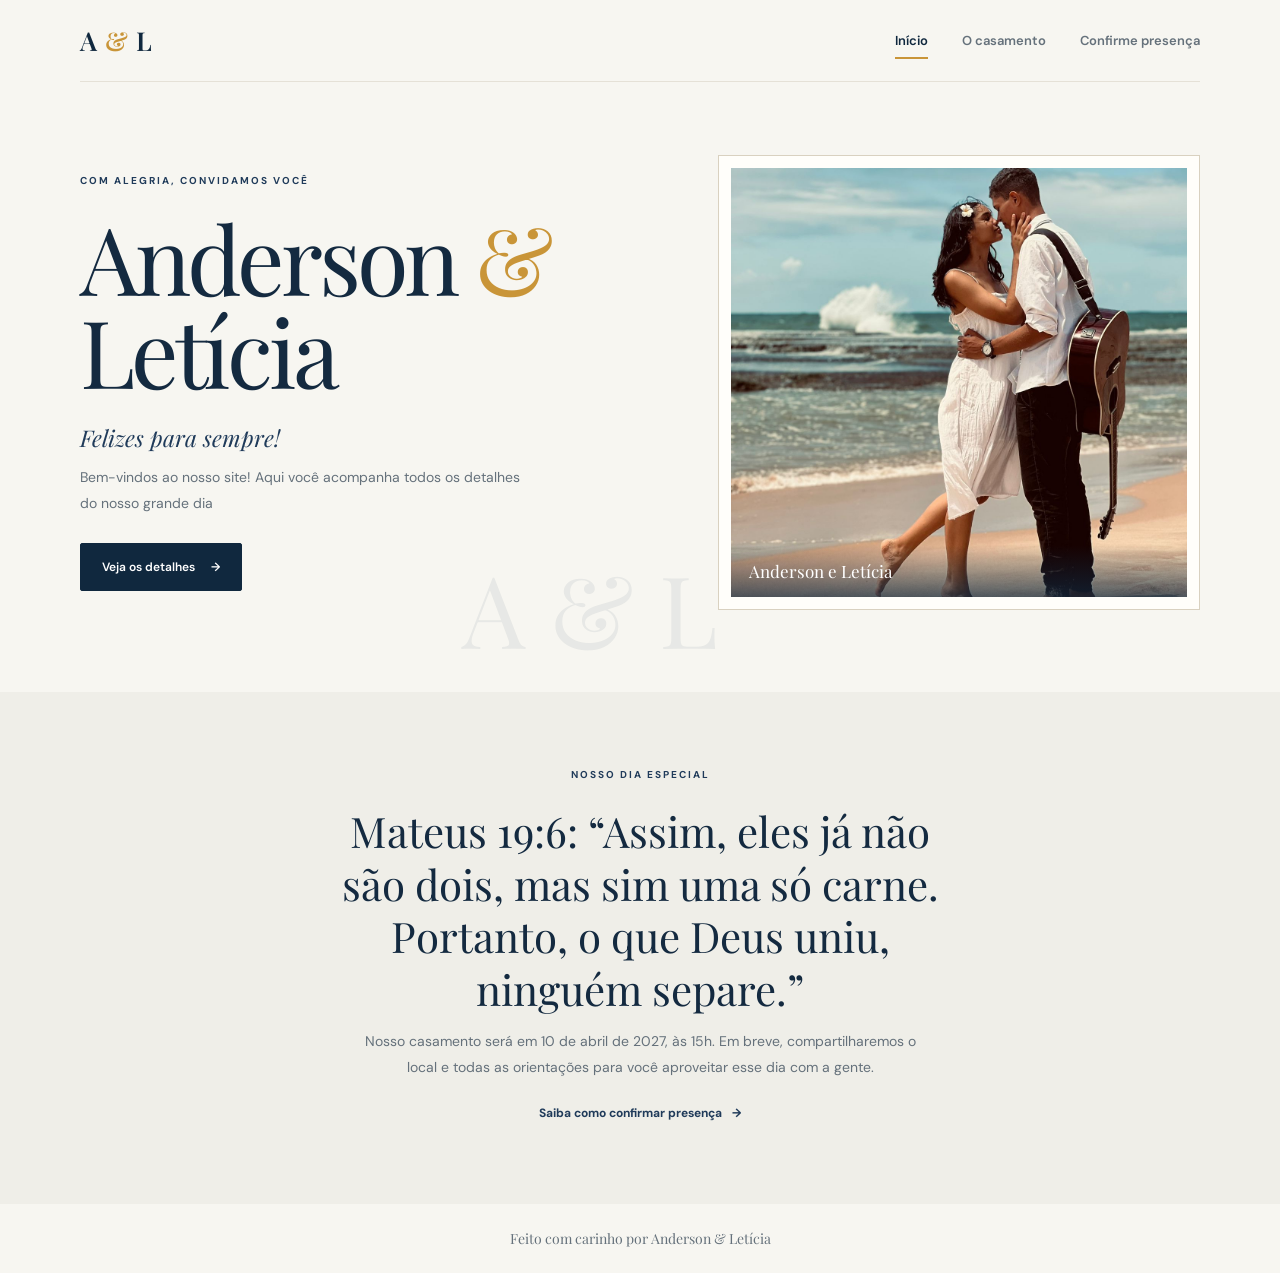
<file: index.html>
<!DOCTYPE html>
<html lang="pt-BR">
<head>
  <meta charset="UTF-8">
  <meta name="viewport" content="width=device-width, initial-scale=1">
  <meta name="theme-color" content="#10283e">
  <meta name="description" content="Anderson e Letícia vão se casar! Encontre aqui as informações sobre esse dia especial.">
  <title>Anderson &amp; Letícia | Nosso casamento</title>
  <link rel="stylesheet" href="style.css">
</head>
<body>
  <nav class="site-nav" aria-label="Navegação principal">
    <a class="brand" href="index.html">A <span>&amp;</span> L</a>
    <ul>
      <li><a class="active" href="index.html" aria-current="page">Início</a></li>
      <li><a href="marriage.html">O casamento</a></li>
      <li><a href="contact.html">Confirme presença</a></li>
    </ul>
  </nav>

  <main>
    <section class="hero">
      <div class="hero-copy">
        <p class="eyebrow">COM ALEGRIA, CONVIDAMOS VOCÊ</p>
        <h1>Anderson <span>&amp;</span><br>Letícia</h1>
        <p class="hero-subtitle">Felizes para sempre!</p>
        <p class="hero-description">Bem-vindos ao nosso site! Aqui você acompanha todos os detalhes do nosso grande dia</p>
        <a class="button" href="marriage.html">Veja os detalhes <span aria-hidden="true">&rarr;</span></a>
      </div>
      <figure class="hero-photo">
        <img src="img/andresoneleticia.jpeg" alt="Anderson e Letícia">
        <figcaption>Anderson e Letícia</figcaption>
      </figure>
      <span class="hero-decoration" aria-hidden="true">A &amp; L</span>
    </section>

    <section class="welcome section-wrap">
      <p class="eyebrow">NOSSO DIA ESPECIAL</p>
      <h2>Mateus 19:6: “Assim, eles já não são dois, mas sim uma só carne. Portanto, o que Deus uniu, ninguém separe.”</h2>
      <p>Nosso casamento será em <time datetime="2027-04-10">10 de abril de 2027</time>, às <time datetime="15:00">15h</time>. Em breve, compartilharemos o local e todas as orientações para você aproveitar esse dia com a gente.</p>
      <a class="text-link" href="contact.html">Saiba como confirmar presença <span aria-hidden="true">&rarr;</span></a>
    </section>
  </main>

  <footer class="site-footer">
    <p>Feito com carinho por Anderson &amp; Letícia</p>
  </footer>
</body>
</html>
</file>
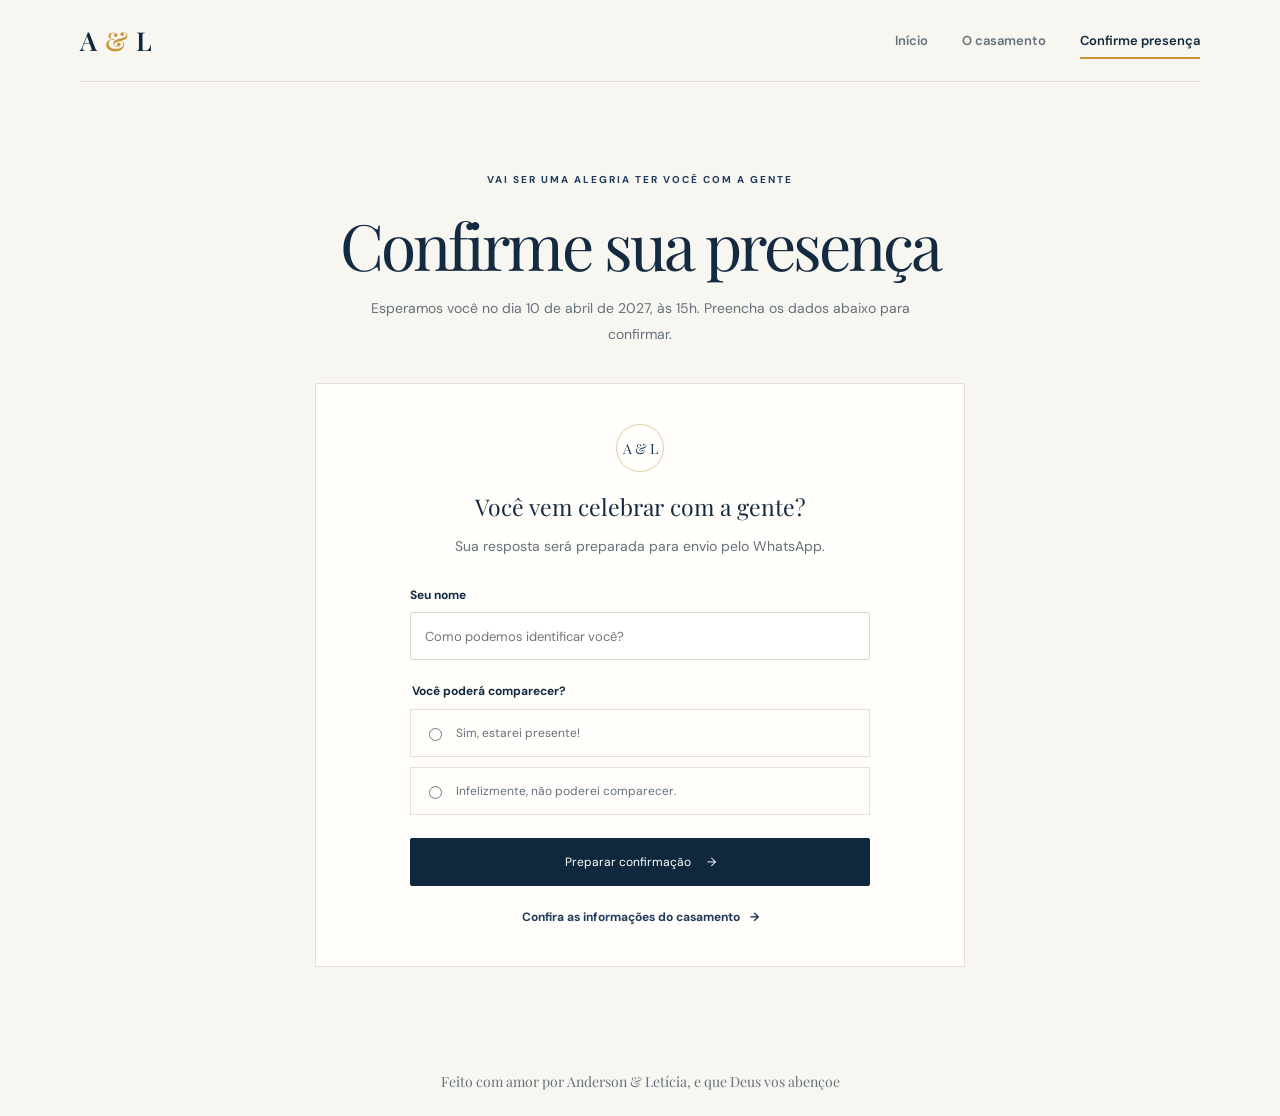
<file: contact.html>
<!DOCTYPE html>
<html lang="pt-BR">
<head>
  <meta charset="UTF-8">
  <meta name="viewport" content="width=device-width, initial-scale=1">
  <meta name="theme-color" content="#10283e">
  <meta name="description" content="Informações sobre confirmação de presença no casamento de Anderson e Letícia.">
  <title>Confirme presença | Anderson &amp; Letícia</title>
  <link rel="stylesheet" href="style.css">
</head>
<body>
  <nav class="site-nav" aria-label="Navegação principal">
    <a class="brand" href="index.html">A <span>&amp;</span> L</a>
    <ul>
      <li><a href="index.html">Início</a></li>
      <li><a href="marriage.html">O casamento</a></li>
      <li><a class="active" href="contact.html" aria-current="page">Confirme presença</a></li>
    </ul>
  </nav>

  <main class="page-main rsvp-main">
    <header class="page-heading">
      <p class="eyebrow">VAI SER UMA ALEGRIA TER VOCÊ COM A GENTE</p>
      <h1>Confirme sua presença</h1>
      <p>Esperamos você no dia <time datetime="2027-04-10">10 de abril de 2027</time>, às <time datetime="15:00">15h</time>. Preencha os dados abaixo para confirmar.</p>
    </header>

    <section class="rsvp-card" aria-labelledby="rsvp-title">
      <span class="detail-icon" aria-hidden="true">A &amp; L</span>
      <h2 id="rsvp-title">Você vem celebrar com a gente?</h2>
      <p class="rsvp-intro">Sua resposta será preparada para envio pelo WhatsApp.</p>

      <form class="rsvp-form" id="rsvp-form">
        <label class="form-label" for="guest-name">Seu nome</label>
        <input id="guest-name" name="name" type="text" autocomplete="name" placeholder="Como podemos identificar você?" required>

        <fieldset class="attendance-options">
          <legend class="form-label">Você poderá comparecer?</legend>
          <label class="attendance-option">
            <input type="radio" name="attendance" value="Sim, estarei presente!" required>
            <span>Sim, estarei presente!</span>
          </label>
          <label class="attendance-option">
            <input type="radio" name="attendance" value="Infelizmente, não poderei comparecer.">
            <span>Infelizmente, não poderei comparecer.</span>
          </label>
        </fieldset>

        <fieldset class="attendance-options" id="companions-section" hidden>
          <legend class="form-label">Terá acompanhantes?</legend>
          <label class="attendance-option">
            <input type="radio" name="companions" value="yes" disabled>
            <span>Sim</span>
          </label>
          <label class="attendance-option">
            <input type="radio" name="companions" value="no" disabled>
            <span>Não</span>
          </label>
        </fieldset>

        <div class="companions-count" id="companions-count-section" hidden>
          <label class="form-label" for="companions-count">Quantos acompanhantes?</label>
          <input id="companions-count" name="companionsCount" type="number" min="1" step="1" inputmode="numeric" placeholder="Informe a quantidade" disabled>
        </div>

        <button class="button rsvp-submit" type="submit">Preparar confirmação <span aria-hidden="true">&rarr;</span></button>
      </form>

      <div class="rsvp-result" id="rsvp-result" aria-live="polite" hidden>
        <p id="rsvp-message"></p>
        <a class="button" id="whatsapp-link" href="#" target="_blank" rel="noopener noreferrer">Enviar pelo WhatsApp <span aria-hidden="true">&rarr;</span></a>
        <p class="rsvp-note">Toque no botão, e escolha a conversa com Anderson ou Letícia e envie a mensagem. A confirmação só será realizada depois que você tocar em “Enviar” no WhatsApp.</p>
      </div>

      <a class="text-link rsvp-details-link" href="marriage.html">Confira as informações do casamento <span aria-hidden="true">&rarr;</span></a>
    </section>
  </main>

  <footer class="site-footer">
    <p>Feito com amor por Anderson &amp; Letícia, e que Deus vos abençoe</p>
  </footer>
  <script>
    const rsvpForm = document.querySelector('#rsvp-form');
    const rsvpResult = document.querySelector('#rsvp-result');
    const rsvpMessage = document.querySelector('#rsvp-message');
    const whatsappLink = document.querySelector('#whatsapp-link');
    const companionsSection = document.querySelector('#companions-section');
    const companionsCountSection = document.querySelector('#companions-count-section');
    const companionsCount = document.querySelector('#companions-count');
    const companionsOptions = rsvpForm.querySelectorAll('input[name="companions"]');

    rsvpForm.querySelectorAll('input[name="attendance"]').forEach((input) => {
      input.addEventListener('change', () => {
        const isAttending = input.value === 'Sim, estarei presente!' && input.checked;
        companionsSection.hidden = !isAttending;
        companionsOptions.forEach((option) => {
          option.disabled = !isAttending;
          option.required = isAttending;
          if (!isAttending) option.checked = false;
        });
        if (!isAttending) {
          companionsCountSection.hidden = true;
          companionsCount.disabled = true;
          companionsCount.required = false;
          companionsCount.value = '';
        }
      });
    });

    companionsOptions.forEach((input) => {
      input.addEventListener('change', () => {
        const hasCompanions = input.value === 'yes' && input.checked;
        companionsCountSection.hidden = !hasCompanions;
        companionsCount.disabled = !hasCompanions;
        companionsCount.required = hasCompanions;
        if (!hasCompanions) companionsCount.value = '';
      });
    });

    rsvpForm.addEventListener('input', () => {
      rsvpResult.hidden = true;
    });

    rsvpForm.addEventListener('submit', (event) => {
      event.preventDefault();

      const formData = new FormData(rsvpForm);
      const guestName = formData.get('name').trim();
      const attendance = formData.get('attendance');
      const hasCompanions = formData.get('companions') === 'yes';
      const companionCount = Number(formData.get('companionsCount'));
      const companionsResponse = attendance === 'Sim, estarei presente!'
        ? hasCompanions
          ? ` Levarei ${companionCount} acompanhante${companionCount === 1 ? '' : 's'}.`
          : ' Não levarei acompanhantes.'
        : '';
      const message = `Olá, Anderson e Letícia! Aqui é ${guestName}. ${attendance}${companionsResponse} Minha presença está confirmada para o seu casamento.`;

      rsvpMessage.textContent = `Obrigado, ${guestName}! Era você mesmo quem esperávamos.`;
      whatsappLink.href = `https://wa.me/?text=${encodeURIComponent(message)}`;
      rsvpResult.hidden = false;
      whatsappLink.focus();
    });
  </script>
</body>
</html>
</file>
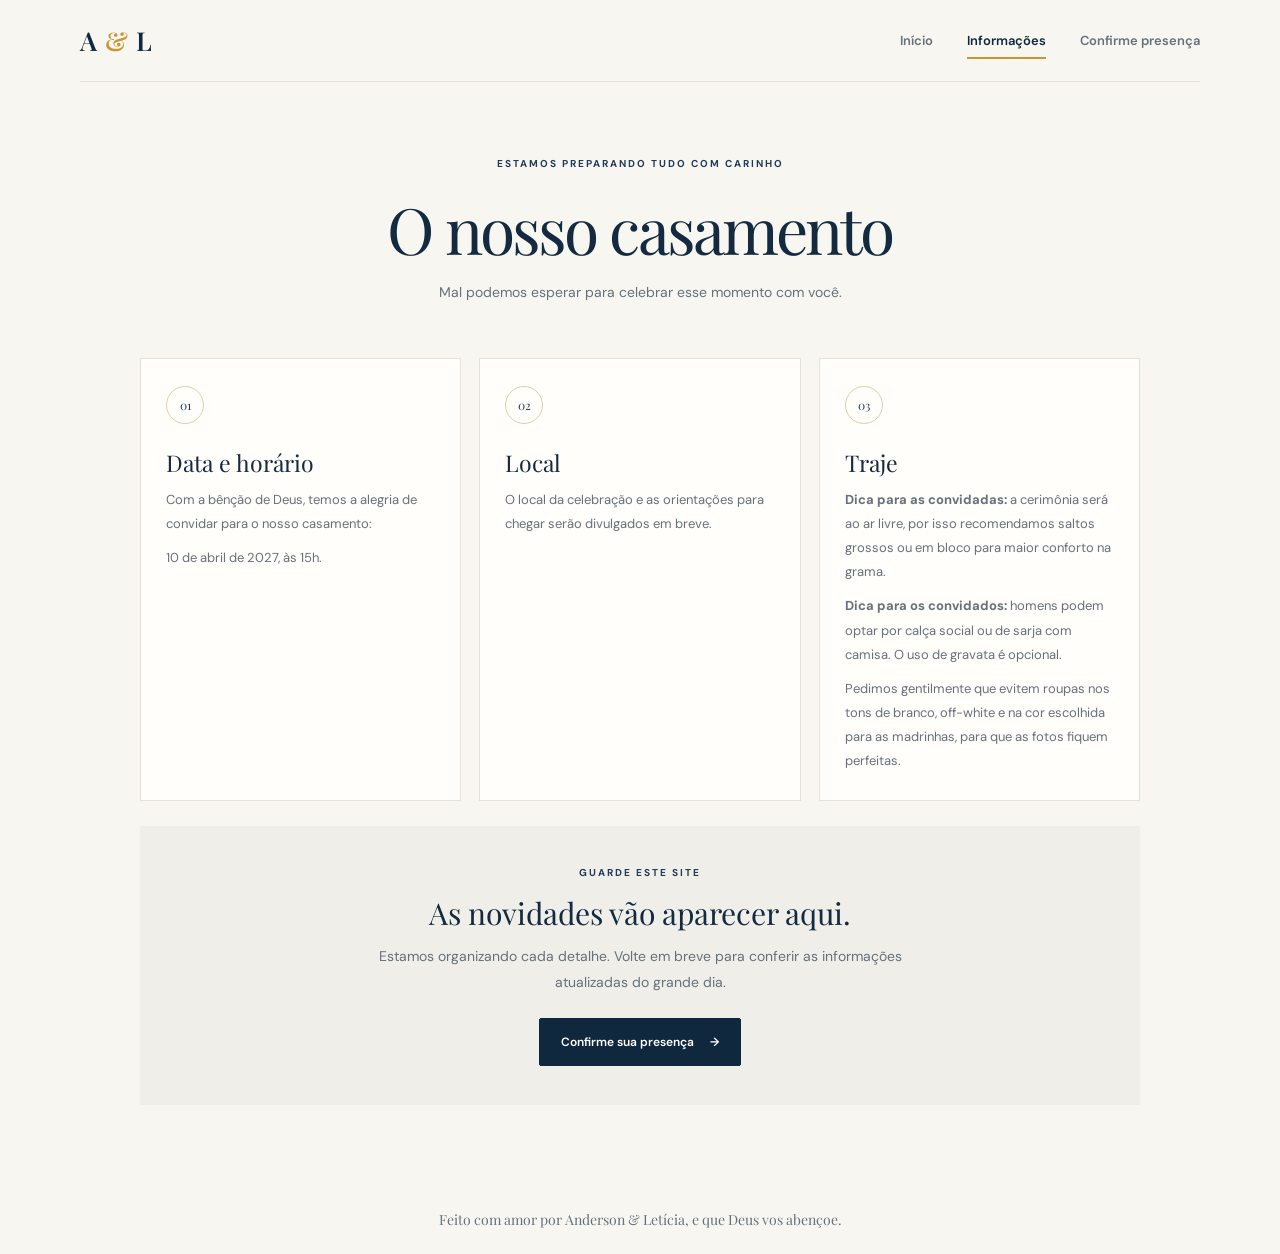
<file: marriage.html>
<!DOCTYPE html>
<html lang="pt-BR">
<head>
  <meta charset="UTF-8">
  <meta name="viewport" content="width=device-width, initial-scale=1">
  <meta name="theme-color" content="#10283e">
  <meta name="description" content="Veja as informações do casamento de Anderson e Letícia.">
  <title>O casamento | Anderson &amp; Letícia</title>
  <link rel="stylesheet" href="style.css">
</head>
<body>
  <nav class="site-nav" aria-label="Navegação principal">
    <a class="brand" href="index.html">A <span>&amp;</span> L</a>
    <ul>
      <li><a href="index.html">Início</a></li>
      <li><a class="active" href="marriage.html" aria-current="page">Informações</a></li>
      <li><a href="contact.html">Confirme presença</a></li>
    </ul>
  </nav>

  <main class="page-main">
    <header class="page-heading">
      <p class="eyebrow">ESTAMOS PREPARANDO TUDO COM CARINHO</p>
      <h1>O nosso casamento</h1>
      <p>Mal podemos esperar para celebrar esse momento com você.</p>
    </header>

    <section class="details-grid" aria-label="Informações do casamento">
      <article class="detail-card">
        <span class="detail-icon" aria-hidden="true">01</span>
        <h2>Data e horário</h2>
        <p>Com a bênção de Deus, temos a alegria de convidar para o nosso casamento:</p>
        <p><time datetime="2027-04-10">10 de abril de 2027</time>, às <time datetime="15:00">15h</time>.</p>
      </article>
      <article class="detail-card">
        <span class="detail-icon" aria-hidden="true">02</span>
        <h2>Local</h2>
        <p>O local da celebração e as orientações para chegar serão divulgados em breve.</p>
      </article>
      <article class="detail-card">
        <span class="detail-icon" aria-hidden="true">03</span>
        <h2>Traje</h2>
        <p><strong>Dica para as convidadas:</strong> a cerimônia será ao ar livre, por isso recomendamos saltos grossos ou em bloco para maior conforto na grama.</p>
        <p><strong>Dica para os convidados:</strong> homens podem optar por calça social ou de sarja com camisa. O uso de gravata é opcional.</p>
        <p>Pedimos gentilmente que evitem roupas nos tons de branco, off-white e na cor escolhida para as madrinhas, para que as fotos fiquem perfeitas.</p>
      </article>
    </section>

    <aside class="notice">
      <p class="eyebrow">GUARDE ESTE SITE</p>
      <h2>As novidades vão aparecer aqui.</h2>
      <p>Estamos organizando cada detalhe. Volte em breve para conferir as informações atualizadas do grande dia.</p>
      <a class="button" href="contact.html">Confirme sua presença <span aria-hidden="true">&rarr;</span></a>
    </aside>
  </main>

  <footer class="site-footer">
    <p>Feito com amor por Anderson &amp; Letícia, e que Deus vos abençoe.</p>
  </footer>
</body>
</html>
</file>
<file: style.css>
@import url('https://fonts.googleapis.com/css2?family=DM+Sans:wght@400;500;600;700&family=Playfair+Display:wght@400;500;600&display=swap');

:root {
  color-scheme: light;
  --ink: #142a40;
  --muted: #65717b;
  --navy: #203b5a;
  --navy-dark: #10283e;
  --gold: #c99538;
  --cream: #f7f6f1;
  --paper: #fffefa;
  --line: #e5e1d7;
  --soft: #efeee8;
}

* {
  box-sizing: border-box;
}

[hidden] {
  display: none !important;
}

html {
  min-width: 320px;
  scroll-behavior: smooth;
}

body {
  margin: 0;
  background: var(--cream);
  color: var(--ink);
  font-family: 'DM Sans', 'Segoe UI', sans-serif;
  -webkit-font-smoothing: antialiased;
}

a {
  color: inherit;
}

.site-nav {
  width: min(1120px, calc(100% - 64px));
  min-height: 82px;
  margin: 0 auto;
  display: flex;
  align-items: center;
  justify-content: space-between;
  gap: 24px;
  border-bottom: 1px solid var(--line);
}

.brand {
  color: var(--navy-dark);
  font-family: 'Playfair Display', Georgia, serif;
  font-size: 26px;
  font-weight: 600;
  letter-spacing: .04em;
  text-decoration: none;
  white-space: nowrap;
}

.brand span,
.hero h1 span {
  color: var(--gold);
}

.site-nav ul {
  display: flex;
  align-items: center;
  gap: 34px;
  margin: 0;
  padding: 0;
  list-style: none;
}

.site-nav li a {
  display: inline-block;
  padding: 10px 0;
  color: var(--muted);
  font-size: 13px;
  font-weight: 600;
  text-decoration: none;
  transition: color .2s ease;
}

.site-nav li a:hover,
.site-nav li a.active {
  color: var(--navy-dark);
}

.site-nav li a.active {
  box-shadow: inset 0 -2px var(--gold);
}

.hero {
  position: relative;
  display: grid;
  grid-template-columns: 1fr .9fr;
  align-items: center;
  gap: clamp(42px, 8vw, 110px);
  width: min(1120px, calc(100% - 64px));
  min-height: 610px;
  margin: 0 auto;
  padding: 64px 0 74px;
}

.hero-copy {
  position: relative;
  z-index: 1;
  max-width: 510px;
}

.eyebrow {
  margin: 0 0 22px;
  color: var(--navy);
  font-size: 10px;
  font-weight: 700;
  letter-spacing: .2em;
  line-height: 1.6;
}

.hero h1,
.page-heading h1 {
  margin: 0;
  color: var(--ink);
  font-family: 'Playfair Display', Georgia, serif;
  font-weight: 400;
  letter-spacing: -.045em;
}

.hero h1 {
  font-size: clamp(56px, 7.5vw, 94px);
  line-height: .99;
}

.hero-subtitle {
  margin: 25px 0 12px;
  color: var(--navy);
  font-family: 'Playfair Display', Georgia, serif;
  font-size: 23px;
  font-style: italic;
}

.hero-description,
.welcome > p:not(.eyebrow),
.page-heading > p:not(.eyebrow),
.notice > p:not(.eyebrow),
.detail-card p,
.rsvp-card > p {
  color: var(--muted);
  font-size: 14px;
  line-height: 1.85;
}

.hero-description {
  max-width: 450px;
  margin: 0 0 27px;
}

.button {
  display: inline-flex;
  align-items: center;
  justify-content: center;
  gap: 16px;
  min-height: 48px;
  padding: 0 21px;
  border: 1px solid var(--navy-dark);
  border-radius: 2px;
  background: var(--navy-dark);
  color: white;
  font-size: 12px;
  font-weight: 600;
  text-decoration: none;
  transition: background .2s ease, color .2s ease;
}

.button:hover {
  background: transparent;
  color: var(--navy-dark);
}

.hero-photo {
  position: relative;
  width: 100%;
  height: 455px;
  margin: 0;
  padding: 12px;
  border: 1px solid #d9d1c0;
  background: var(--paper);
}

.hero-photo img {
  display: block;
  width: 100%;
  height: 100%;
  object-fit: cover;
  object-position: center;
}

.hero-photo figcaption {
  position: absolute;
  right: 12px;
  bottom: 12px;
  left: 12px;
  padding: 15px 18px;
  background: linear-gradient(transparent, rgb(16 40 62 / 72%));
  color: white;
  font-family: 'Playfair Display', Georgia, serif;
  font-size: 17px;
}

.hero-decoration {
  position: absolute;
  right: 43%;
  bottom: 18px;
  color: rgb(32 59 90 / 7%);
  font-family: 'Playfair Display', Georgia, serif;
  font-size: 100px;
  pointer-events: none;
}

.welcome {
  padding: 75px 24px 82px;
  background: var(--soft);
  text-align: center;
}

.welcome h2,
.notice h2,
.detail-card h2,
.rsvp-card h2 {
  margin: 0;
  font-family: 'Playfair Display', Georgia, serif;
  font-weight: 400;
}

.welcome h2 {
  max-width: 620px;
  margin: 0 auto 14px;
  font-size: clamp(29px, 4vw, 42px);
  line-height: 1.25;
}

.welcome > p:not(.eyebrow) {
  max-width: 580px;
  margin: 0 auto 20px;
}

.text-link {
  display: inline-flex;
  align-items: center;
  gap: 10px;
  color: var(--navy);
  font-size: 12px;
  font-weight: 700;
  text-decoration: none;
}

.text-link:hover {
  text-decoration: underline;
  text-underline-offset: 4px;
}

.site-footer {
  padding: 25px 20px;
  color: var(--muted);
  font-family: 'Playfair Display', Georgia, serif;
  font-size: 14px;
  text-align: center;
}

.site-footer p {
  margin: 0;
}

.page-main {
  width: min(1000px, calc(100% - 48px));
  margin: 0 auto;
  padding: 74px 0 80px;
}

.page-heading {
  max-width: 700px;
  margin: 0 auto 52px;
  text-align: center;
}

.page-heading h1 {
  font-size: clamp(42px, 6vw, 64px);
  line-height: 1.1;
}

.page-heading > p:not(.eyebrow) {
  max-width: 540px;
  margin: 16px auto 0;
}

.details-grid {
  display: grid;
  grid-template-columns: repeat(3, 1fr);
  gap: 18px;
}

.detail-card {
  min-height: 220px;
  padding: 27px 25px;
  border: 1px solid var(--line);
  background: var(--paper);
}

.detail-icon {
  display: inline-flex;
  align-items: center;
  justify-content: center;
  width: 38px;
  height: 38px;
  margin-bottom: 23px;
  border: 1px solid #dfcfad;
  border-radius: 50%;
  color: var(--navy);
  font-family: 'Playfair Display', Georgia, serif;
  font-size: 12px;
}

.detail-card h2,
.rsvp-card h2 {
  font-size: 23px;
}

.detail-card p {
  margin: 10px 0 0;
  font-size: 13px;
}

.notice {
  margin-top: 25px;
  padding: 39px 28px;
  background: var(--soft);
  text-align: center;
}

.notice .eyebrow {
  margin-bottom: 12px;
}

.notice h2 {
  font-size: 30px;
}

.notice > p:not(.eyebrow) {
  max-width: 540px;
  margin: 11px auto 22px;
}

.rsvp-main {
  min-height: calc(100vh - 163px);
  padding-top: 90px;
}

.rsvp-main .page-heading {
  margin-bottom: 35px;
}

.rsvp-card {
  max-width: 650px;
  margin: 0 auto;
  padding: 40px clamp(24px, 6vw, 64px);
  border: 1px solid var(--line);
  background: var(--paper);
  text-align: center;
}

.rsvp-card .detail-icon {
  width: 48px;
  height: 48px;
  margin-bottom: 19px;
  font-size: 14px;
}

.rsvp-card > p {
  margin: 12px auto 20px;
}

.rsvp-intro {
  margin-bottom: 27px !important;
}

.rsvp-form {
  max-width: 460px;
  margin: 0 auto;
  text-align: left;
}

.form-label {
  display: block;
  margin-bottom: 9px;
  color: var(--ink);
  font-size: 12px;
  font-weight: 700;
}

.rsvp-form > input {
  width: 100%;
  min-height: 48px;
  padding: 0 14px;
  border: 1px solid #dcd8cc;
  border-radius: 2px;
  background: white;
  color: var(--ink);
  font: inherit;
  font-size: 13px;
}

.rsvp-form > input:focus,
.attendance-option:focus-within {
  outline: 2px solid var(--navy);
  outline-offset: 2px;
}

.attendance-options {
  display: grid;
  gap: 10px;
  margin: 23px 0;
  padding: 0;
  border: 0;
}

.attendance-options legend {
  margin-bottom: 10px;
}

.attendance-option {
  display: flex;
  align-items: center;
  gap: 11px;
  min-height: 48px;
  padding: 10px 13px;
  border: 1px solid var(--line);
  background: var(--paper);
  color: var(--muted);
  cursor: pointer;
  font-size: 12px;
}

.attendance-option input {
  accent-color: var(--navy);
}

.rsvp-submit {
  width: 100%;
  cursor: pointer;
  font: inherit;
  font-size: 12px;
}

.rsvp-result {
  max-width: 460px;
  margin: 24px auto 0;
  padding: 20px;
  background: var(--soft);
}

.rsvp-result > p:first-child {
  margin: 0 0 15px;
  color: var(--ink);
  font-size: 14px;
  font-weight: 600;
}

.rsvp-note {
  margin: 12px 0 0;
  color: var(--muted);
  font-size: 11px;
  line-height: 1.6;
}

.rsvp-details-link {
  margin-top: 23px;
}

@media (max-width: 700px) {
  .site-nav {
    width: calc(100% - 36px);
    min-height: 72px;
  }

  .site-nav ul {
    gap: clamp(12px, 4vw, 24px);
  }

  .site-nav li a {
    font-size: 11px;
  }

  .hero {
    grid-template-columns: 1fr;
    gap: 38px;
    width: calc(100% - 40px);
    padding: 59px 0 55px;
  }

  .hero-copy {
    max-width: 560px;
  }

  .hero-photo {
    width: min(100%, 480px);
    height: min(112vw, 440px);
    justify-self: center;
  }

  .hero-decoration {
    display: none;
  }

  .welcome {
    padding: 58px 24px 62px;
  }

  .page-main {
    width: calc(100% - 40px);
    padding: 58px 0 60px;
  }

  .page-heading {
    margin-bottom: 35px;
  }

  .details-grid {
    grid-template-columns: 1fr;
    gap: 12px;
  }

  .detail-card {
    min-height: 0;
    padding: 23px;
  }

  .detail-icon {
    margin-bottom: 16px;
  }

  .notice {
    padding: 32px 20px;
  }

  .rsvp-main {
    min-height: calc(100vh - 153px);
    padding-top: 65px;
  }
}

@media (max-width: 390px) {
  .site-nav {
    width: calc(100% - 28px);
    gap: 10px;
  }

  .brand {
    font-size: 22px;
  }

  .site-nav ul {
    gap: 10px;
  }

  .site-nav li a {
    font-size: 10px;
  }
}

@media (prefers-reduced-motion: reduce) {
  html {
    scroll-behavior: auto;
  }

  *,
  *::before,
  *::after {
    transition-duration: .01ms !important;
  }
}
</file>
